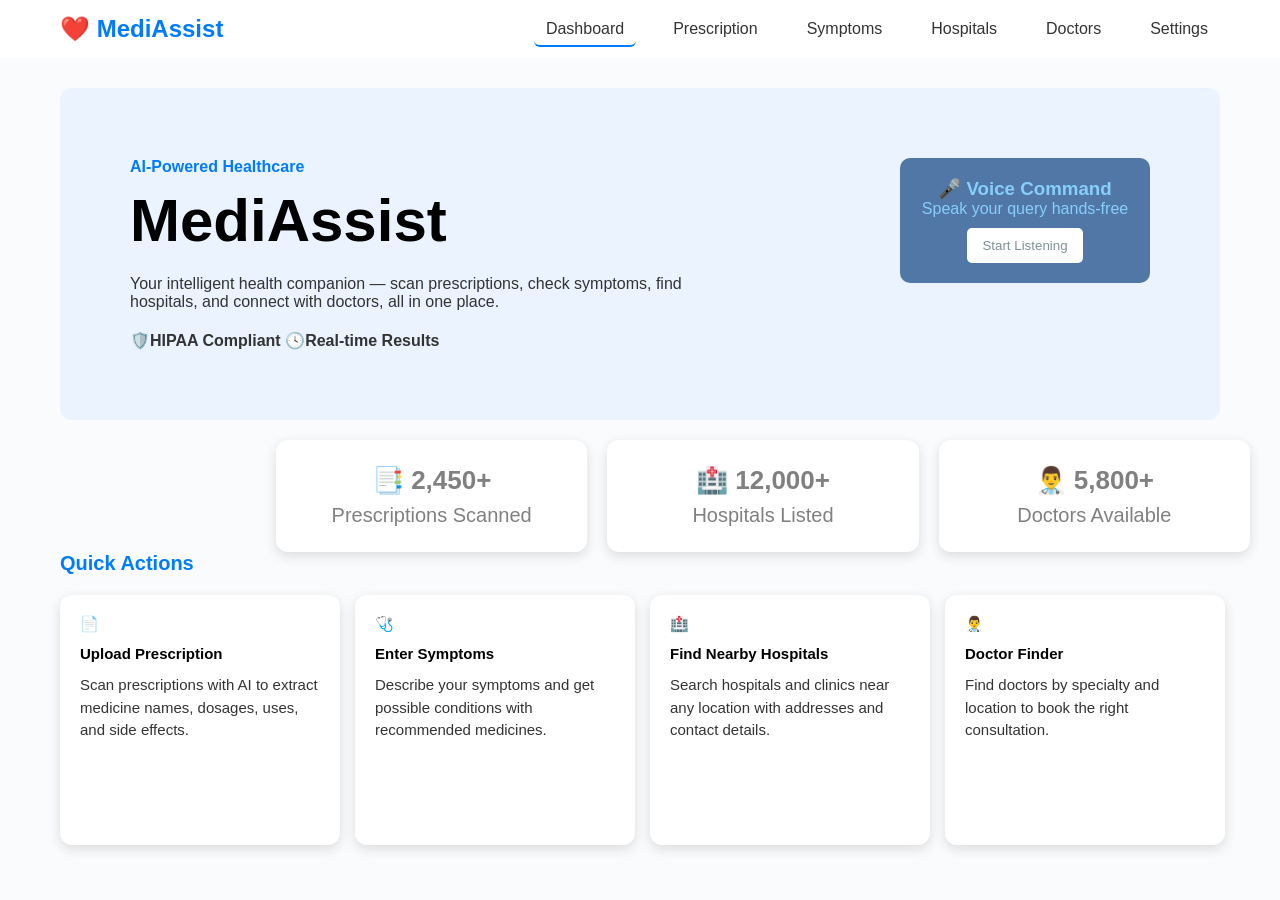
<file: index.html>
<!DOCTYPE html>
<html lang="en">
<head>
  <meta charset="UTF-8">
  <title>MediAssist - Dashboard</title>
  <link rel="stylesheet" href="style.css">
</head>
<body>
  <!-- Navbar -->
  <nav class="navbar">
    <div class="container nav-container">
      <div class="logo">❤️ MediAssist</div>
      <ul class="nav-links">
        <li><a href="index.html" class="active">Dashboard</a></li>
        <li><a href="prescription.html">Prescription</a></li>
        <li><a href="symptoms.html">Symptoms</a></li>
        <li><a href="hospitals.html">Hospitals</a></li>
        <li><a href="doctors.html">Doctors</a></li>
        <li><a href="settings.html">Settings</a></li>
      </ul>
    </div>
  </nav>

  <!-- Hero Section -->
  <section class="hero container">
    <div class="hero-box">
      <div class="hero-text">
           <h1>  AI‑Powered Healthcare</h1>
         
        <h2>MediAssist</h2>
        <p1>Your intelligent health companion — scan prescriptions, check symptoms, find hospitals, and connect with doctors, all in one place.</p1>
        <p>                                                                                                                                                                         

        </p>
        <p3>    </p3>
        <p2><strong> 🛡️HIPAA Compliant</strong>     <strong>   🕓Real‑time Results</strong></p2>
      </div>
      <div class="voice-box">
        <h3>🎤 Voice Command</h3>
        <p>Speak your query hands‑free</p>
        <button class="voice-btn">Start Listening</button>
      </div>
    </div>
  </section>

  <!-- Stats Section -->
  <section class="stats container">
    <div class="stat-card"><h2>📑 2,450+</h2><p>Prescriptions Scanned</p></div>
    <div class="stat-card"><h2>🏥 12,000+</h2><p>Hospitals Listed</p></div>
    <div class="stat-card"><h2>👨‍⚕️ 5,800+</h2><p>Doctors Available</p></div>
  </section>

  <!-- Quick Actions -->
  <section class="quick-actions container">
    <h3>Quick Actions</h3>
    <div class="actions-row">
      <div class="action-card">
        <h4>📄</h4>

          <h4>Upload Prescription</h4>
        <p>Scan prescriptions with AI to extract medicine names, dosages, uses, and side effects.</p>
      </div>
      <div class="action-card">
        <h4>🩺 </h4>
         <h4>Enter Symptoms</h4>
        <p>Describe your symptoms and get possible conditions with recommended medicines.</p>
      </div>
      <div class="action-card">
        <h4>🏥 </h4>
          <h4>Find Nearby Hospitals</h4>
        <p>Search hospitals and clinics near any location with addresses and contact details.</p>
      </div>
      <div class="action-card">
        <h4>👨‍⚕️ </h4>
          <h4>Doctor Finder</h4>
        <p>Find doctors by specialty and location to book the right consultation.</p>
      </div>
    </div>
  </section>
</body>
</html>
</file>
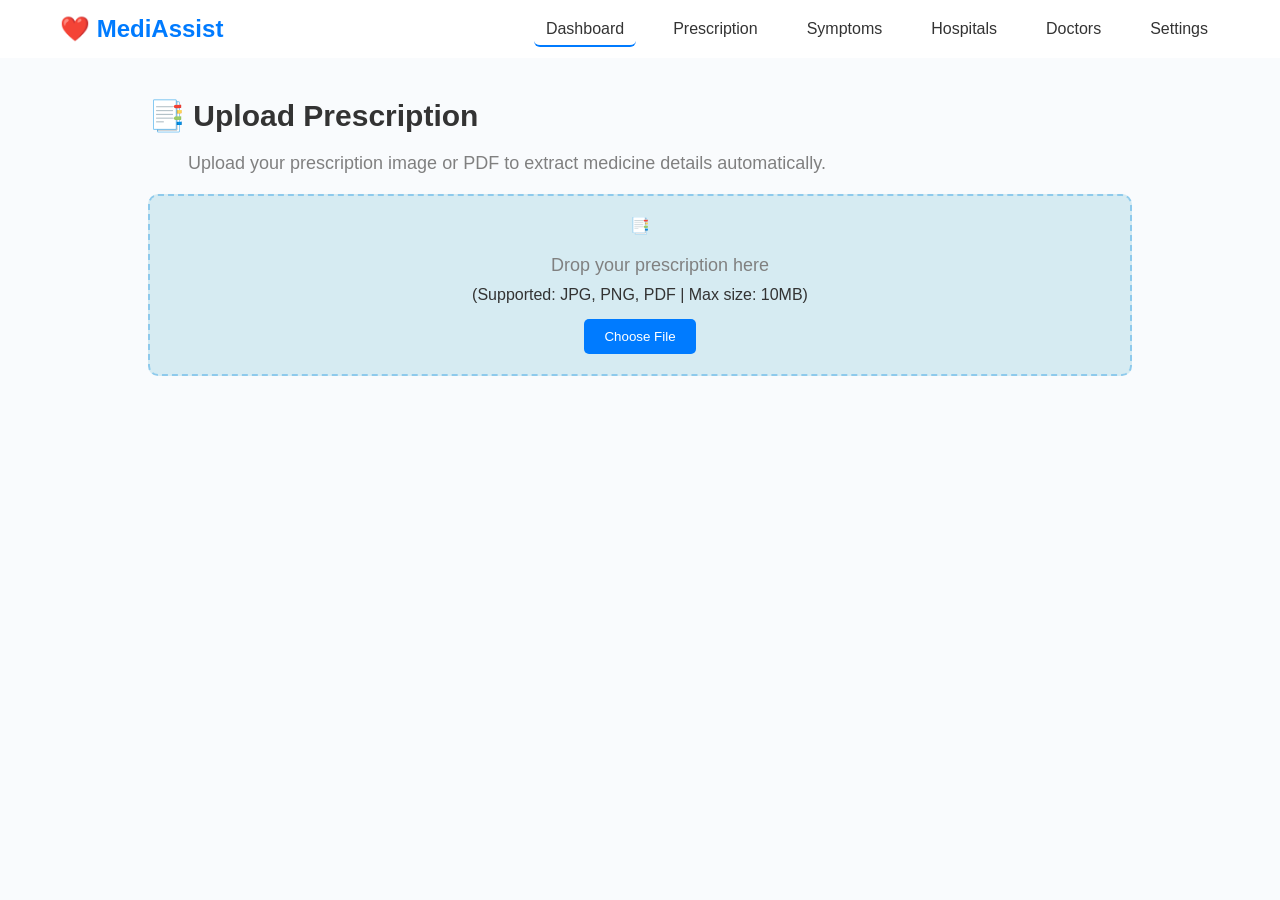
<file: prescription.html>
<!DOCTYPE html>
<html lang="en">
<head>
  <meta charset="UTF-8">
  <title>MediAssist - Dashboard</title>
  <link rel="stylesheet" href="style.css">
</head>
<body>
  <!-- Navbar -->
  <nav class="navbar">
    <div class="container nav-container">
      <div class="logo">❤️ MediAssist</div>
      <ul class="nav-links">
        <li><a href="index.html" class="active">Dashboard</a></li>
        <li><a href="prescription.html">Prescription</a></li>
        <li><a href="symptoms.html">Symptoms</a></li>
        <li><a href="hospitals.html">Hospitals</a></li>
        <li><a href="doctors.html">Doctors</a></li>
        <li><a href="settings.html">Settings</a></li>
      </ul>
    </div>
  </nav>


  <!-- Upload Section -->
  <div class="upload-container">
    <h2> 📑 Upload Prescription</h2>
    <p>Upload your prescription image or PDF to extract medicine details automatically.</p>

    <div id="drop-area">
      <div class="icon">📑</div>
      <p>Drop your prescription here</p>
      <p2>(Supported: JPG, PNG, PDF | Max size: 10MB)</p2>
      <input type="file" id="fileElem" accept=".jpg,.png,.pdf" hidden>
      <button id="fileSelect">Choose File</button>
    </div>

    <div id="result"></div>
  </div>

  <app src="app.js"></app>
</body>
</html>
</file>
<file: style.css>
/* Reset */
* { margin: 0; padding: 0; box-sizing: border-box; }

body {
  font-family: "Segoe UI", sans-serif;
  background: #f9fbfd;
  color: #333;
  overflow-y: auto;
  overflow-x: hidden;
}

/* Container */
.container {
  max-width: 1200px;
  margin: 0 auto;
  padding: 0 20px;
}

/* Navbar */
.navbar {
  position: sticky;
  top: 0;
  z-index: 1000;
  background: white;
  transition: all 0.3s ease;
  overflow-x: auto;       /* mobile me scrollable */
  white-space: nowrap;
}
.navbar::-webkit-scrollbar { display: none; }

.navbar a {
  color: #333;
  text-decoration: none;
  padding: 10px 20px;
  border-radius: 6px;
  transition: all 0.3s ease;
}
.navbar a:hover {
  background-color: #e6f2ff;
  color: #000;
}
.nav-links {
  list-style: none;
  display: flex;
  gap: 25px;
}
.nav-links a:hover { text-decoration: underline; }
.nav-links .active { border-bottom: 2px solid #007bff; }

/* Hero Section */
.hero { margin-top: 30px; }
.hero-box {
  background: #eaf3ff;
  border-radius: 12px;
  padding: 70px;
  display: flex;
  justify-content: space-between;
  align-items: flex-start;
  transition: all 0.5s ease;
}
.hero-box.scrolled {
  margin-top: 0;
  border-radius: 0;
  padding: 20px;
  box-shadow: 0 4px 12px rgba(0,0,0,0.1);
}
.hero-text { max-width: 60%; }
.hero-text h1 { font-size: 16px; color: #007bff; margin-bottom: 10px; }
.hero-text h2 { font-size: 60px; color: black; margin-bottom: 20px; }
.hero-text p { font-size: 18px; color: gray; margin-bottom: 20px; }

.voice-box {
  background: #5177a7;
  color: lightskyblue;
  padding: 20px;
  border-radius: 10px;
  text-align: center;
  width: 250px;
}
.voice-btn {
  background: white;
  color: rgb(126, 145, 151);
  border: none;
  padding: 10px 15px;
  border-radius: 5px;
  cursor: pointer;
  margin-top: 10px;
}
.voice-btn:hover { background: #617ef04c; }

/* Stats Section */
.stats {
  display: flex;
  justify-content: space-between;  /* left aur right corner se equal gap */
  margin-top: 40px;
  margin-bottom: 25px;
  margin: 20px 0 0 246px;
}

.stat-card {
  background:white;   /* blue background */
  color: gray;
  padding: 25px;
  border-radius: 12px;
  text-align: center;
  flex: 1;               /* equal width for all cards */
  margin: 0 10px;        /* thoda gap between cards */
  box-shadow: 0 4px 12px gainsboro;
}

.stat-card h2 {
  font-size: 26px;
  margin-bottom: 8px;
}

.stat-card p {
  font-size: 20px;
}



/* Quick Actions */
.quick-actions h3 {
  margin-bottom: 20px;
  font-size: 20px;
  color: #007bff;
}
.actions-row {
  display: grid;
  grid-template-columns: repeat(auto-fit, minmax(250px, 1fr));
  gap: 20px;
}
.action-card {
  background: white;
  padding: 20px;
  border-radius: 12px;
  width: 280px;
  height: 250px;
  box-shadow: 0 4px 12px gainsboro;
  transition: transform 0.3s ease, box-shadow 0.3s ease;
}
.action-card h4 { color: black; margin-bottom: 12px; font-size: 15px; }
.action-card p { font-size: 15px; line-height: 1.5; }
.action-card:hover {
  transform: translateY(-10px);
  box-shadow: 0 8px 20px rgba(0,0,0,0.2);
}

/* Upload Section */
.upload-container {
  width: 80%;
  margin: 20px auto;
  padding: 20px;
  text-align: left;
}
.upload-container h2 {
  font-size: 30px;
  font-weight: bold;
  margin-bottom: 10px;
  color: #333;
}
.upload-container p {
  font-size: 18px;
  color: gray;
  margin: 20px 0 10px 40px;
}
#drop-area {
  border: 2px dashed #6ebceaaf;
  border-radius: 10px;
  padding: 20px;
  background: rgba(145, 204, 220, 0.336);
  cursor: pointer;
  transition: background 0.3s ease;
  margin-top: 20px;
  display: flex;
  flex-direction: column;
  align-items: center;
  justify-content: center;
  text-align: center;
}
#drop-area:hover { background: #7494b062; }
#fileSelect {
  margin-top: 15px;
  padding: 10px 20px;
  border: none;
  background: #007bff;
  color: white;
  border-radius: 5px;
  cursor: pointer;
}
#fileSelect:hover { background: #0056b3; }

/* Responsive Layouts */
@media (max-width: 900px) {
  .hero-box { flex-direction: column; }
  .hero-text { max-width: 100%; margin-bottom: 20px; }
  .voice-box { width: 100%; margin-top: 20px; }
  .stats { flex-direction: column; }
  .actions-row {
    display: flex;
    flex-wrap: nowrap;
    overflow-x: auto;
    overflow-y: hidden;
    gap: 15px;
    padding: 10px;
    scroll-behavior: smooth;
  }
  .action-card {
    min-width: 250px;
    flex: 0 0 auto;
  }
}
.actions-row::-webkit-scrollbar { display: none; }
.actions-row { -ms-overflow-style: none; scrollbar-width: none; }





/* Navbar Container */
.nav-container {
  display: flex;
  justify-content: space-between;
  align-items: center;
  padding: 15px 20px;
}

/* Logo */
.logo {
  font-size: 24px;
  font-weight: bold;
  color: #007bff;
  display: flex;
  align-items: center;
  gap: 8px; /* icon aur text ke beech spacing */
}

/* Navbar Links */
.nav-links {
  list-style: none;
  display: flex;
  gap: 25px;
  flex-wrap: wrap; /* agar jagah kam ho to neeche aa jaye */
}

.nav-links a {
  color: #333;
  text-decoration: none;
  font-weight: 500;
  padding: 8px 12px;
  border-radius: 6px;
  transition: all 0.3s ease;
}

.nav-links a:hover {
  background-color: #e6f2ff;
  color: #000;
}

.nav-links .active {
  border-bottom: 2px solid #007bff;
}

/* Responsive Navbar */
@media (max-width: 900px) {
  .nav-container {
    flex-direction: column; /* logo upar, links neeche */
    align-items: flex-start;
    gap: 10px;
  }

  .nav-links {
    flex-wrap: nowrap;
    overflow-x: auto;       /* mobile me horizontal scroll */
    white-space: nowrap;
    width: 100%;
  }

  .nav-links::-webkit-scrollbar { display: none; }
}
</file>
